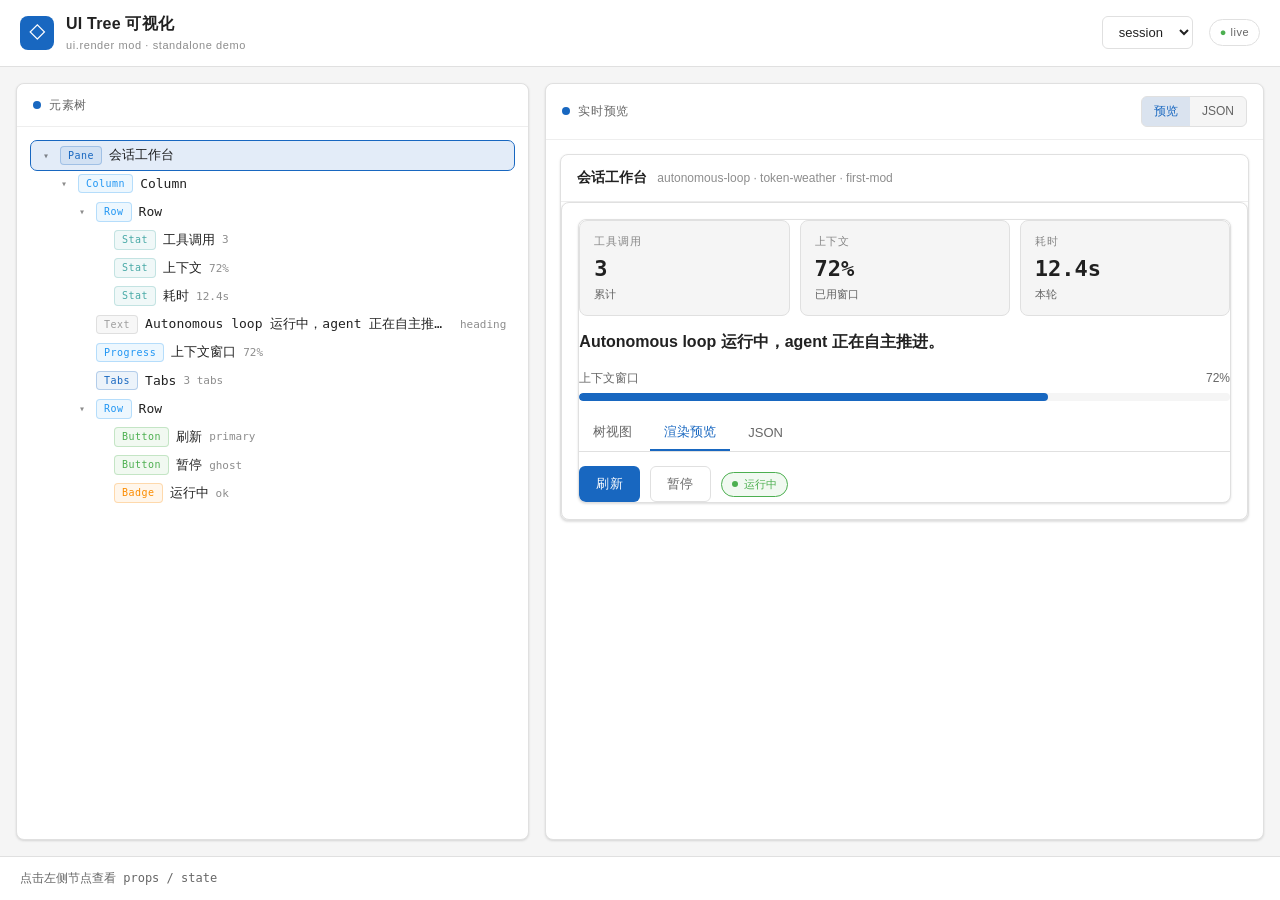
<file: demo/index.html>
<!doctype html>
<html lang="zh-CN">
<head>
  <meta charset="utf-8" />
  <meta name="viewport" content="width=device-width, initial-scale=1" />
  <title>UI Tree 可视化 · 独立演示</title>
  <link rel="stylesheet" href="../pages/uitree/style.css" />
</head>
<body>
  <div class="uitree">
    <header class="topbar">
      <div class="brand">
        <div class="brand-mark">◇</div>
        <div><h1>UI Tree 可视化</h1><small>ui.render mod · standalone demo</small></div>
      </div>
      <div class="grow"></div>
      <select id="preset-select" title="内置预设"></select>
      <span class="chip"><b>●</b> live</span>
    </header>

    <div class="split">
      <section class="col">
        <div class="pane-head"><span class="dot"></span> 元素树</div>
        <div class="pane-body" id="inspector"></div>
      </section>

      <section class="col">
        <div class="pane-head">
          <span class="dot"></span> 实时预览
          <div class="grow"></div>
          <div class="seg">
            <button id="view-preview" class="active" type="button">预览</button>
            <button id="view-json" type="button">JSON</button>
          </div>
        </div>
        <div class="pane-body" id="preview"></div>
        <div class="pane-body" id="json-pane" hidden>
          <textarea id="json-editor" class="json-editor" spellcheck="false"></textarea>
          <div class="apply-row">
            <span class="grow"></span>
            <button id="apply-json" type="button">应用 JSON</button>
          </div>
        </div>
      </section>
    </div>

    <footer class="detail" id="detail">点击左侧节点查看 props / state</footer>
    <div class="toast" id="toast"></div>
  </div>

  <script src="../pages/uitree/renderer.js"></script>
  <script src="../pages/uitree/app.js"></script>
</body>
</html>
</file>
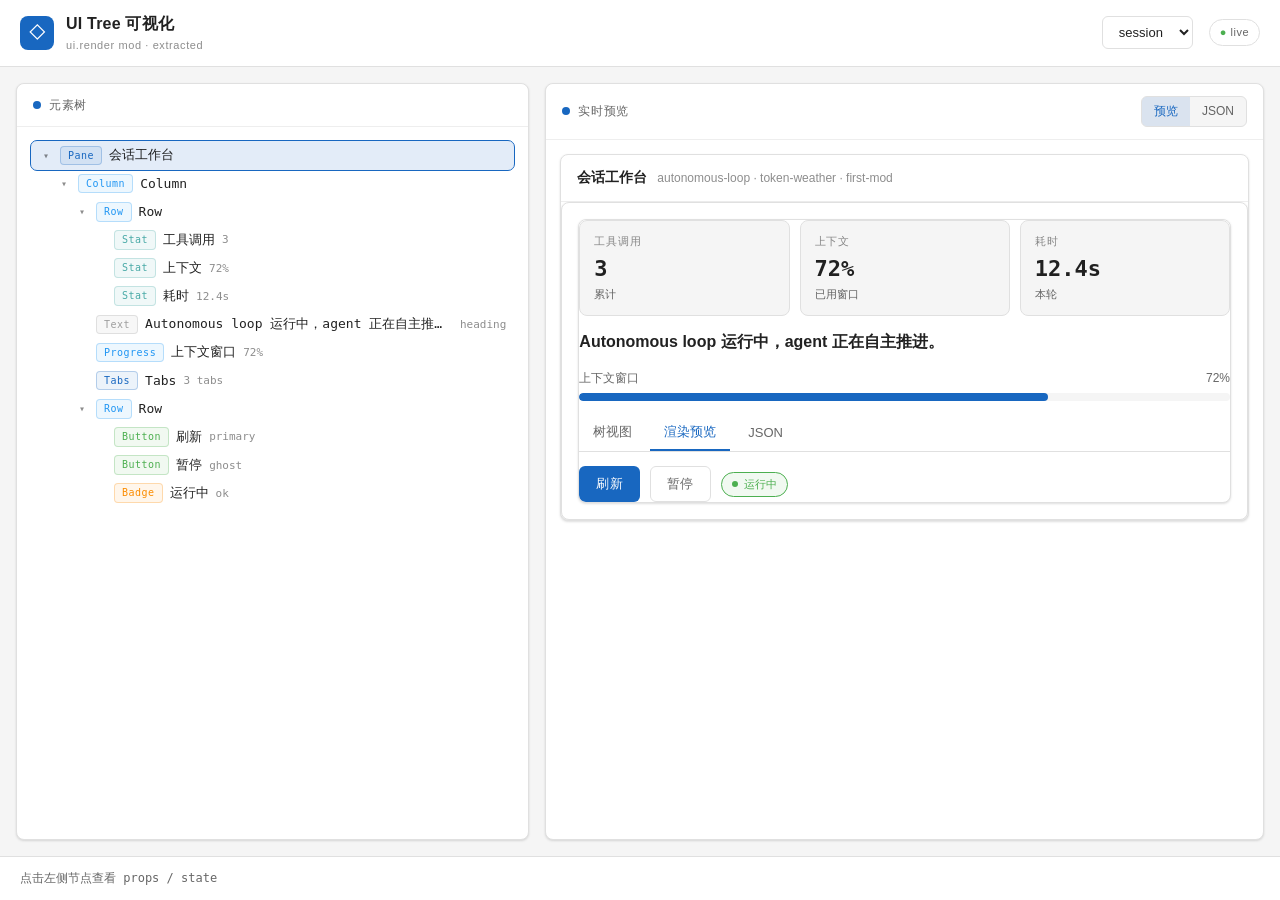
<file: pages/uitree/index.html>
<!doctype html>
<html lang="zh-CN">
<head>
  <meta charset="utf-8" />
  <meta name="viewport" content="width=device-width, initial-scale=1" />
  <title>UI Tree 可视化</title>
  <link rel="stylesheet" href="./style.css" />
</head>
<body>
  <div class="uitree">
    <header class="topbar">
      <div class="brand">
        <div class="brand-mark">◇</div>
        <div><h1>UI Tree 可视化</h1><small>ui.render mod · extracted</small></div>
      </div>
      <div class="grow"></div>
      <select id="preset-select" title="内置预设"></select>
      <span class="chip"><b>●</b> live</span>
    </header>

    <div class="split">
      <section class="col">
        <div class="pane-head"><span class="dot"></span> 元素树</div>
        <div class="pane-body" id="inspector"></div>
      </section>

      <section class="col">
        <div class="pane-head">
          <span class="dot"></span> 实时预览
          <div class="grow"></div>
          <div class="seg">
            <button id="view-preview" class="active" type="button">预览</button>
            <button id="view-json" type="button">JSON</button>
          </div>
        </div>
        <div class="pane-body" id="preview"></div>
        <div class="pane-body" id="json-pane" hidden>
          <textarea id="json-editor" class="json-editor" spellcheck="false"></textarea>
          <div class="apply-row">
            <span class="grow"></span>
            <button id="apply-json" type="button">应用 JSON</button>
          </div>
        </div>
      </section>
    </div>

    <footer class="detail" id="detail">点击左侧节点查看 props / state</footer>
    <div class="toast" id="toast"></div>
  </div>

  <script src="./renderer.js"></script>
  <script src="./app.js"></script>
</body>
</html>
</file>
<file: pages/uitree/style.css>
/* UI Tree 可视化 —— 对齐 AstrBot 前端（Vuetify / Material Design）。
 * 主题色取自 AstrBot Dashboard 的 Vuetify theme：
 *   light primary #1867C0 / dark primary #2196F3
 * 通过 html[data-theme] 跟随仪表盘主题；无 bridge 时回退到 prefers-color-scheme。
 */

:root {
  --bg: #F5F5F5;
  --surface: #FFFFFF;
  --surface-2: #F5F5F5;
  --border: #E0E0E0;
  --border-soft: #EEEEEE;
  --text: rgba(0, 0, 0, 0.87);
  --text-dim: rgba(0, 0, 0, 0.6);
  --text-faint: rgba(0, 0, 0, 0.45);
  --primary: #1867C0;
  --primary-soft: rgba(24, 103, 192, 0.12);
  --on-primary: #FFFFFF;
  --secondary: #48A9A6;
  --ok: #4CAF50;
  --warn: #FB8C00;
  --info: #2196F3;
  --danger: #B00020;
  --elev-1: 0 1px 2px rgba(0, 0, 0, 0.06), 0 1px 3px rgba(0, 0, 0, 0.08);
  --elev-2: 0 2px 4px rgba(0, 0, 0, 0.08), 0 3px 8px rgba(0, 0, 0, 0.06);
  --mono: ui-monospace, "Cascadia Code", "JetBrains Mono", Consolas, monospace;
  --radius: 8px;
}

@media (prefers-color-scheme: dark) {
  :root:not([data-theme="light"]) {
    --bg: #121212;
    --surface: #212121;
    --surface-2: #2A2A2A;
    --border: #333333;
    --border-soft: #2C2C2C;
    --text: rgba(255, 255, 255, 0.87);
    --text-dim: rgba(255, 255, 255, 0.6);
    --text-faint: rgba(255, 255, 255, 0.45);
    --primary: #2196F3;
    --primary-soft: rgba(33, 150, 243, 0.18);
    --on-primary: #FFFFFF;
    --secondary: #54B6B2;
    --ok: #4CAF50;
    --warn: #FB8C00;
    --info: #2196F3;
    --danger: #CF6679;
    --elev-1: 0 1px 2px rgba(0, 0, 0, 0.4), 0 1px 3px rgba(0, 0, 0, 0.3);
    --elev-2: 0 2px 4px rgba(0, 0, 0, 0.5), 0 3px 8px rgba(0, 0, 0, 0.4);
  }
}

:root[data-theme="dark"] {
  --bg: #121212;
  --surface: #212121;
  --surface-2: #2A2A2A;
  --border: #333333;
  --border-soft: #2C2C2C;
  --text: rgba(255, 255, 255, 0.87);
  --text-dim: rgba(255, 255, 255, 0.6);
  --text-faint: rgba(255, 255, 255, 0.45);
  --primary: #2196F3;
  --primary-soft: rgba(33, 150, 243, 0.18);
  --on-primary: #FFFFFF;
  --secondary: #54B6B2;
  --ok: #4CAF50;
  --warn: #FB8C00;
  --info: #2196F3;
  --danger: #CF6679;
  --elev-1: 0 1px 2px rgba(0, 0, 0, 0.4), 0 1px 3px rgba(0, 0, 0, 0.3);
  --elev-2: 0 2px 4px rgba(0, 0, 0, 0.5), 0 3px 8px rgba(0, 0, 0, 0.4);
}

* { box-sizing: border-box; }
[hidden] { display: none !important; }
.grow { flex: 1; }

html, body {
  margin: 0;
  height: 100%;
  background: var(--bg);
  color: var(--text);
  font: 14px/1.55 "Noto Sans", -apple-system, "Segoe UI", "PingFang SC", "Microsoft YaHei", sans-serif;
  -webkit-font-smoothing: antialiased;
}

.uitree {
  display: flex;
  flex-direction: column;
  height: 100vh;
  min-height: 0;
}

/* ---------- top bar ---------- */
.topbar {
  display: flex;
  align-items: center;
  gap: 16px;
  padding: 12px 20px;
  background: var(--surface);
  border-bottom: 1px solid var(--border);
}
.brand { display: flex; align-items: center; gap: 12px; }
.brand-mark {
  width: 34px; height: 34px; border-radius: 8px;
  display: grid; place-items: center;
  background: var(--primary); color: var(--on-primary);
  font-weight: 700; font-size: 16px;
}
.brand h1 { font-size: 16px; margin: 0; font-weight: 600; letter-spacing: 0.2px; }
.brand small { display: block; color: var(--text-faint); font-size: 11px; letter-spacing: 0.6px; }
.topbar select, .topbar button {
  background: var(--surface); color: var(--text);
  border: 1px solid var(--border); border-radius: 6px;
  padding: 7px 12px; font-size: 13px; cursor: pointer;
  font-family: inherit;
}
.topbar select:hover, .topbar button:hover { border-color: var(--primary); }
.topbar .chip {
  font-size: 11px; padding: 4px 10px; border-radius: 999px;
  border: 1px solid var(--border); color: var(--text-dim);
  letter-spacing: 0.5px;
}
.topbar .chip b { color: var(--ok); font-weight: 600; }

/* ---------- body split ---------- */
.split {
  display: grid;
  grid-template-columns: minmax(280px, 5fr) 7fr;
  gap: 16px;
  flex: 1;
  min-height: 0;
  padding: 16px;
}
.col {
  display: flex; flex-direction: column; min-height: 0; overflow: hidden;
  background: var(--surface); border: 1px solid var(--border);
  border-radius: var(--radius); box-shadow: var(--elev-1);
}

.pane-head {
  display: flex; align-items: center; gap: 8px;
  padding: 12px 16px; border-bottom: 1px solid var(--border-soft);
  font-size: 12px; letter-spacing: 0.6px;
  color: var(--text-dim); background: var(--surface);
  border-radius: var(--radius) var(--radius) 0 0;
}
.pane-head .dot { width: 8px; height: 8px; border-radius: 50%; background: var(--primary); }
.pane-body { flex: 1; overflow: auto; padding: 14px; }

/* ---------- tree inspector ---------- */
.tree { font-family: var(--mono); font-size: 13px; }
.tree ul { list-style: none; margin: 0; padding-left: 18px; }
.tree > ul { padding-left: 0; }
.tree li { position: relative; }
.tree .node-row {
  display: flex; align-items: center; gap: 7px;
  padding: 4px 8px; border-radius: 6px; cursor: pointer;
}
.tree .node-row:hover { background: var(--surface-2); }
.tree .node-row.selected { background: var(--primary-soft); outline: 1px solid var(--primary); }
.tree .tw {
  width: 14px; text-align: center; color: var(--text-faint);
  font-size: 10px; flex: none; user-select: none;
}
.tree .tw.leaf { visibility: hidden; }
.tree .type-badge {
  flex: none; font-size: 10px; padding: 1px 7px; border-radius: 4px;
  border: 1px solid; letter-spacing: 0.5px;
}
.tree .node-label { color: var(--text); white-space: nowrap; overflow: hidden; text-overflow: ellipsis; }
.tree .node-hint { color: var(--text-faint); font-size: 11px; white-space: nowrap; }

/* ---------- preview ---------- */
.preview { display: flex; flex-direction: column; gap: 14px; }

.pane {
  border: 1px solid var(--border); border-radius: var(--radius);
  background: var(--surface); overflow: hidden; box-shadow: var(--elev-1);
}
.pane > .pane-title {
  padding: 12px 16px; border-bottom: 1px solid var(--border-soft);
  font-weight: 600; font-size: 14px; display: flex; align-items: baseline; gap: 10px;
}
.pane > .pane-title small { color: var(--text-faint); font-weight: 400; font-size: 12px; }
.pane > .pane-inner { padding: 16px; }

.flex { display: flex; }
.flex.row { flex-direction: row; flex-wrap: wrap; align-items: center; }
.flex.col { flex-direction: column; align-items: stretch; }
.gap-1 { gap: 6px; } .gap-2 { gap: 10px; } .gap-3 { gap: 14px; }

.txt { margin: 0; }
.txt.label { color: var(--text-dim); font-size: 11px; letter-spacing: 0.8px; text-transform: uppercase; }
.txt.body { color: var(--text); }
.txt.heading { color: var(--text); font-size: 16px; font-weight: 600; }
.txt.value { color: var(--text); font-size: 15px; font-weight: 500; font-family: var(--mono); }

.btn {
  border-radius: 6px; padding: 8px 16px; font-size: 13px; font-weight: 500;
  border: 1px solid transparent; cursor: pointer; transition: filter .12s, box-shadow .12s;
  font-family: inherit; letter-spacing: 0.3px;
}
.btn:hover { filter: brightness(0.96); box-shadow: var(--elev-1); }
.btn.primary { background: var(--primary); color: var(--on-primary); }
.btn.secondary { background: var(--primary-soft); color: var(--primary); border-color: var(--primary); }
.btn.ghost { background: transparent; color: var(--text-dim); border-color: var(--border); }

.badge {
  display: inline-flex; align-items: center; gap: 6px;
  font-size: 11px; padding: 3px 10px; border-radius: 999px;
  border: 1px solid; font-weight: 500;
}
.badge::before { content: ""; width: 6px; height: 6px; border-radius: 50%; background: currentColor; }
.badge.ok { color: var(--ok); border-color: var(--ok); background: rgba(76, 175, 80, 0.08); }
.badge.warn { color: var(--warn); border-color: var(--warn); background: rgba(251, 140, 0, 0.08); }
.badge.info { color: var(--info); border-color: var(--info); background: rgba(33, 150, 243, 0.08); }

.stat {
  background: var(--surface-2); border: 1px solid var(--border);
  border-radius: var(--radius); padding: 12px 14px; min-width: 96px; flex: 1;
}
.stat .s-label { color: var(--text-faint); font-size: 11px; letter-spacing: 0.8px; text-transform: uppercase; }
.stat .s-value { font-size: 22px; font-weight: 700; margin-top: 2px; font-family: var(--mono); color: var(--text); }
.stat .s-hint { color: var(--text-dim); font-size: 11px; }

.prog { display: flex; flex-direction: column; gap: 6px; }
.prog .p-top { display: flex; justify-content: space-between; font-size: 12px; color: var(--text-dim); }
.prog .p-bar { height: 8px; border-radius: 999px; background: var(--surface-2); overflow: hidden; }
.prog .p-fill { height: 100%; border-radius: 999px; background: var(--primary); }

.tabs { display: flex; gap: 4px; border-bottom: 1px solid var(--border); padding-bottom: 0; }
.tabs .tab {
  background: transparent; border: none; color: var(--text-dim);
  padding: 8px 14px; font-size: 13px; cursor: pointer; border-bottom: 2px solid transparent;
  font-family: inherit;
}
.tabs .tab:hover { color: var(--text); }
.tabs .tab.active { color: var(--primary); border-bottom-color: var(--primary); font-weight: 500; }

.list { list-style: none; margin: 0; padding: 0; }
.list .list-item {
  display: flex; align-items: center; gap: 9px; padding: 7px 10px;
  border-radius: 6px; font-family: var(--mono); font-size: 13px; color: var(--text);
}
.list .list-item:hover { background: var(--surface-2); }
.list .li-kind { color: var(--text-faint); width: 14px; flex: none; }
.list .li-status { margin-left: auto; font-size: 10px; color: var(--text-dim); letter-spacing: 0.8px; text-transform: uppercase; }

.divider { border: none; border-top: 1px solid var(--border); margin: 4px 0; }
.spacer { height: 10px; }

/* ---------- JSON ---------- */
pre.json {
  margin: 0; font-family: var(--mono); font-size: 12.5px; line-height: 1.6;
  color: var(--text); white-space: pre-wrap; word-break: break-word;
}

/* ---------- seg control + json editor ---------- */
.seg { display: inline-flex; background: var(--surface-2); border: 1px solid var(--border); border-radius: 6px; overflow: hidden; }
.seg button {
  background: transparent; border: none; color: var(--text-dim);
  padding: 6px 12px; font-size: 12px; cursor: pointer; font-family: inherit;
}
.seg button.active { background: var(--primary-soft); color: var(--primary); font-weight: 500; }
textarea.json-editor {
  width: 100%; height: 100%; min-height: 60vh; resize: vertical;
  background: var(--surface-2); color: var(--text); border: 1px solid var(--border);
  border-radius: var(--radius); padding: 12px; font-family: var(--mono);
  font-size: 12.5px; line-height: 1.6;
}
.apply-row { display: flex; align-items: center; gap: 10px; margin-top: 12px; }
.apply-row .grow { flex: 1; }
.apply-row button {
  background: var(--primary); color: var(--on-primary); border: none; border-radius: 6px;
  padding: 8px 16px; font-weight: 500; cursor: pointer; font-family: inherit;
}
.apply-row button:hover { filter: brightness(0.96); }

/* ---------- detail footer ---------- */
.detail {
  border-top: 1px solid var(--border); background: var(--surface);
  padding: 10px 20px; font-family: var(--mono); font-size: 12px; color: var(--text-dim);
  min-height: 44px; display: flex; align-items: center; gap: 10px;
}
.detail b { color: var(--primary); font-weight: 600; }

.toast {
  position: fixed; bottom: 20px; left: 50%; transform: translateX(-50%);
  background: var(--surface); border: 1px solid var(--border); color: var(--text);
  padding: 9px 16px; border-radius: 8px; font-size: 13px; opacity: 0;
  transition: opacity .18s; pointer-events: none; z-index: 50; box-shadow: var(--elev-2);
}
.toast.show { opacity: 1; }

@media (max-width: 720px) {
  .split { grid-template-columns: 1fr; }
  .col + .col { border-top: 1px solid var(--border); }
}
</file>
